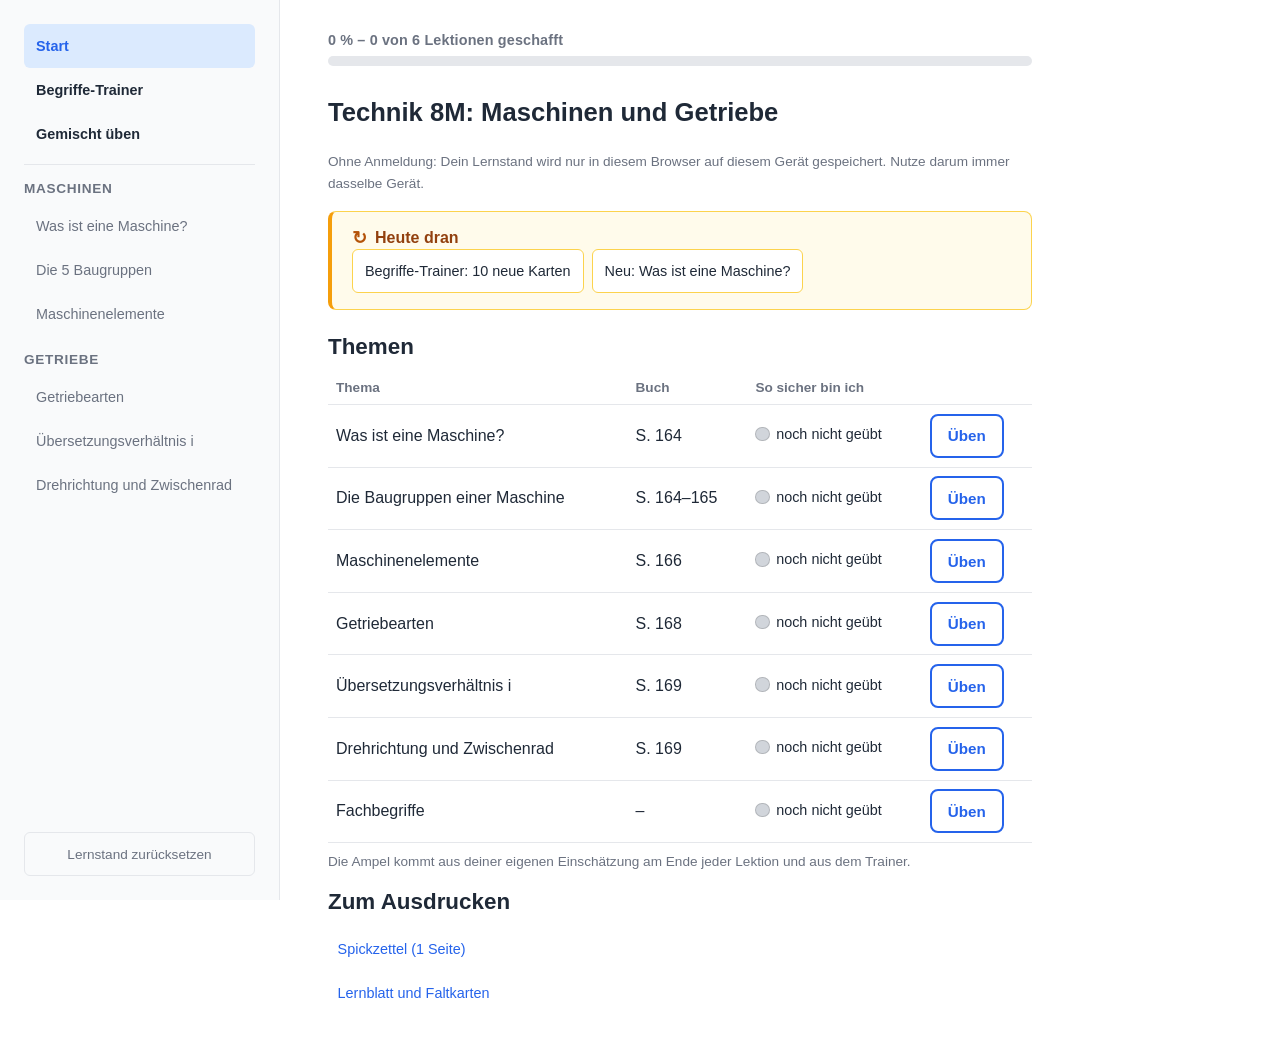
<file: index.html>
<!DOCTYPE html>
<html lang="de">
<head>
  <meta charset="UTF-8">
  <meta name="viewport" content="width=device-width, initial-scale=1.0">
  <title>Technik 8M: Maschinen und Getriebe</title>
  <link rel="stylesheet" href="css/style.css?v=5">
</head>
<body>
  <button class="menu-toggle" id="menu-toggle" aria-label="Menü">&#9776;</button>
  <aside id="sidebar">
    <div id="nav"></div>
    <button id="reset-progress">Lernstand zurücksetzen</button>
  </aside>
  <main id="content">
    <div id="progress-section">
      <div id="progress-label"></div>
      <div id="progress-bar-container"><div id="progress-bar"></div></div>
    </div>
    <div id="lesson-container"></div>
  </main>
  <script src="js/ka-daten.js?v=5"></script>
  <script src="js/progress.js?v=5"></script>
  <script src="js/exercises.js?v=5"></script>
  <script src="js/trainer.js?v=5"></script>
  <script src="js/renderer.js?v=5"></script>
  <script src="js/cards.js?v=5"></script>
  <script src="js/sims.js?v=5"></script>
  <script src="js/lessons-maschinen.js?v=5"></script>
  <script src="js/lessons-getriebe.js?v=5"></script>
  <script src="js/app.js?v=5"></script>
</body>
</html>
</file>
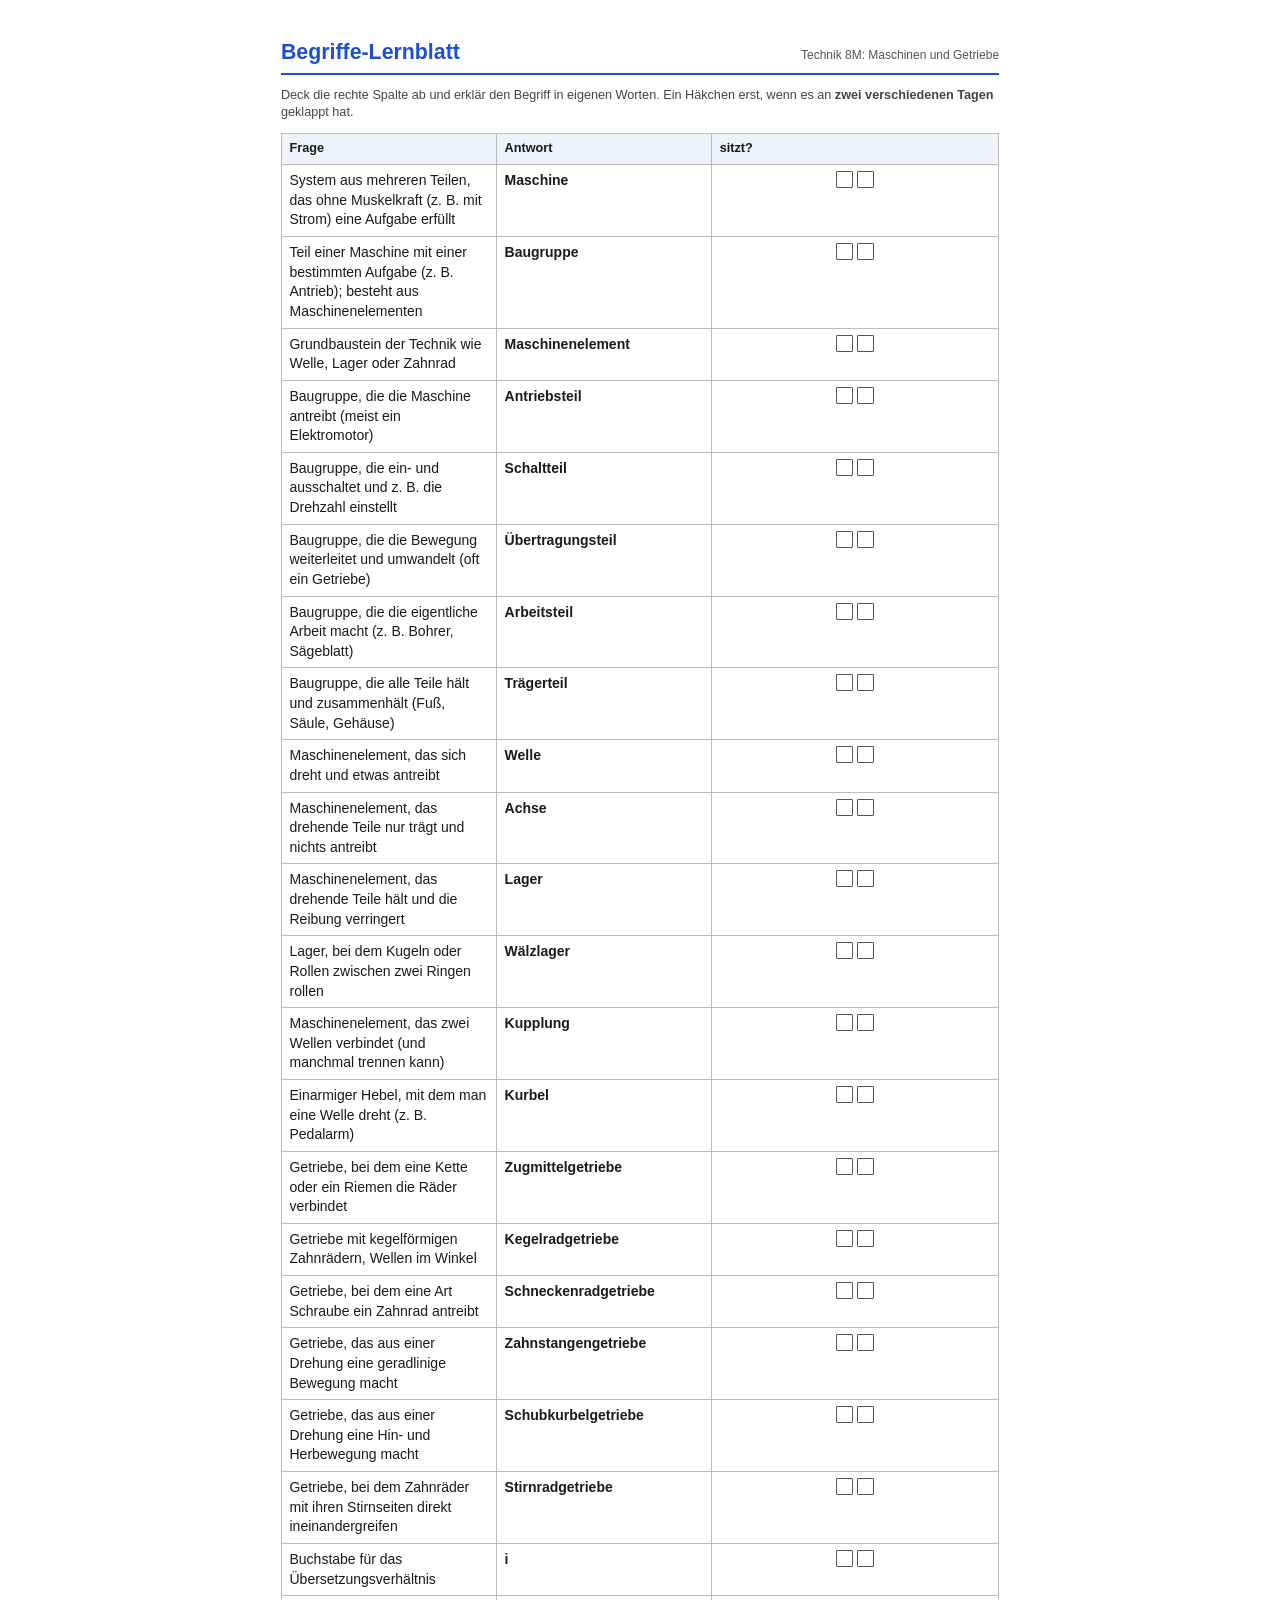
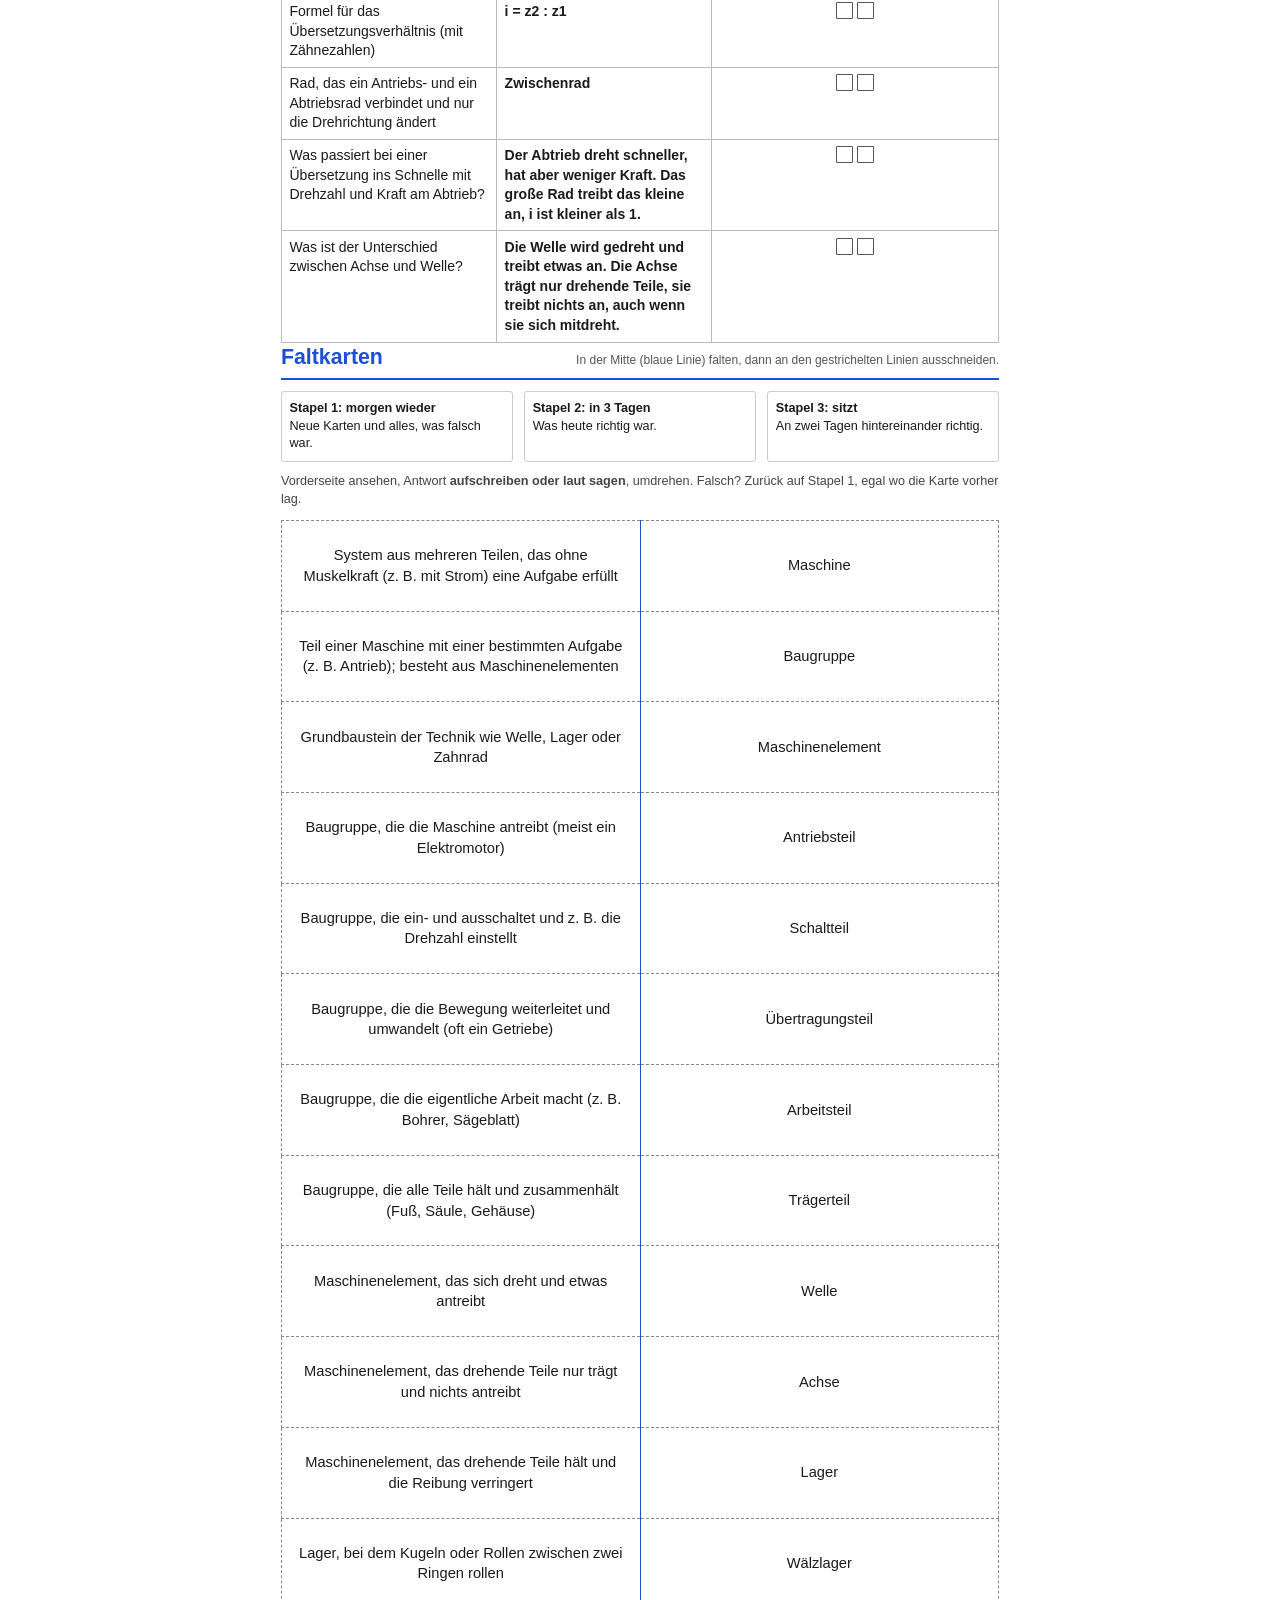
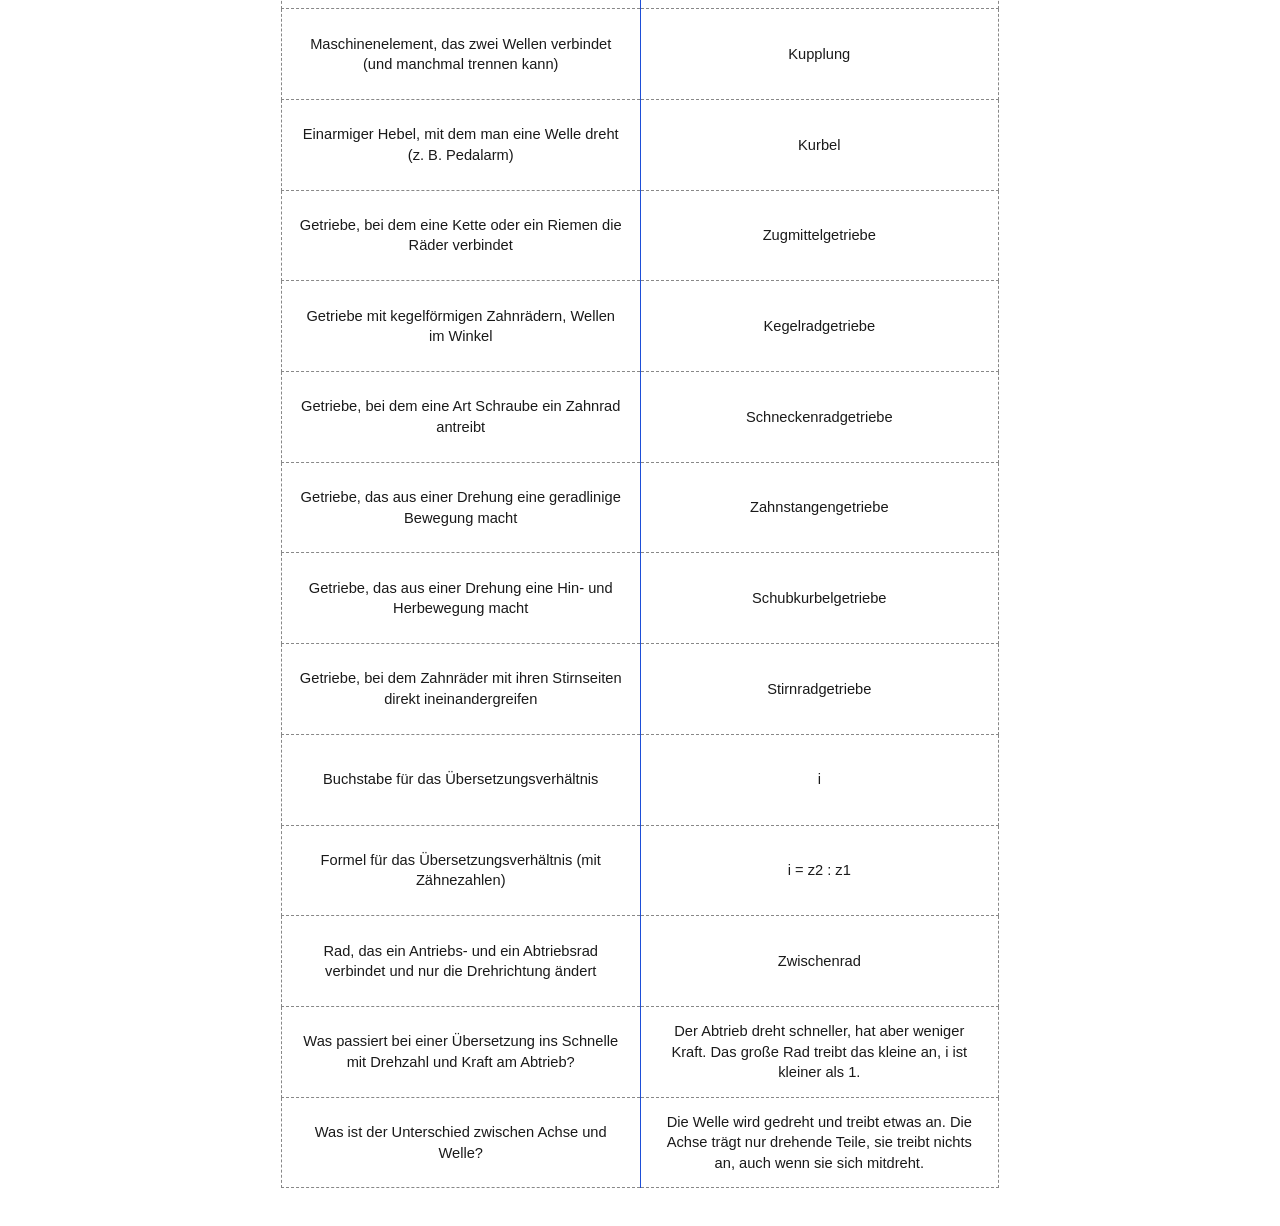
<file: pdf/karten.html>
<!DOCTYPE html>
<html lang="de">
<head>
<meta charset="UTF-8">
<meta name="viewport" content="width=device-width, initial-scale=1.0">
<title>Lernblatt und Faltkarten</title>
<link rel="stylesheet" href="druck.css">
<style>
  .lern td.v { font-weight: 600; width: 30%; }
  .lern td.d { width: 30%; }
  .lern td.b { font-size: 9pt; color: #444; }
  .lern td.c { width: 16mm; text-align: center; white-space: nowrap; }
  /* Faltkarten: links Vorderseite, rechts Rückseite. In der Mitte falten, dann ausschneiden. */
  .falt { width: 100%; border-collapse: collapse; }
  .falt td { width: 50%; height: 24mm; border: 0.8px dashed #888; text-align: center; vertical-align: middle; font-size: 11pt; padding: 2mm 4mm; }
  .falt td.hinten { border-left: 1.5px solid #1d4ed8; }
  .falt td small { display: block; font-size: 8.5pt; color: #555; margin-top: 1mm; }
  .stapel { display: flex; gap: 3mm; margin: 2mm 0 3mm; }
  .stapel div { flex: 1; border: 1px solid #ccc; border-radius: 3px; padding: 2mm; font-size: 9.5pt; }
</style>
</head>
<body>
<!-- Füllt sich selbst aus js/cards.js. Nichts von Hand eintragen. -->
<div class="kopf"><h1 id="titel">Lernblatt</h1><div class="meta" id="meta"></div></div>
<p class="intro" id="intro"></p>
<table class="lern"><thead id="lern-kopf"></thead><tbody id="lern"></tbody></table>

<div class="seitenumbruch"></div>
<div class="kopf"><h1>Faltkarten</h1><div class="meta">In der Mitte (blaue Linie) falten, dann an den gestrichelten Linien ausschneiden.</div></div>
<div class="stapel">
  <div><strong>Stapel 1: morgen wieder</strong><br>Neue Karten und alles, was falsch war.</div>
  <div><strong>Stapel 2: in 3 Tagen</strong><br>Was heute richtig war.</div>
  <div><strong>Stapel 3: sitzt</strong><br>An zwei Tagen hintereinander richtig.</div>
</div>
<p class="intro">Vorderseite ansehen, Antwort <strong>aufschreiben oder laut sagen</strong>, umdrehen. Falsch? Zurück auf Stapel 1, egal wo die Karte vorher lag.</p>
<table class="falt"><tbody id="falt"></tbody></table>

<script src="../js/ka-daten.js"></script>
<script src="../js/cards.js"></script>
<script>
  const sprache = !!CARDS.speak;
  document.getElementById('titel').textContent = sprache ? 'Vokabel-Lernblatt' : 'Begriffe-Lernblatt';
  document.getElementById('meta').textContent = KA.title;
  document.getElementById('intro').innerHTML = sprache
    ? 'Deck die rechte Spalte ab und schreib das englische Wort auf. Ein Häkchen erst, wenn es an <strong>zwei verschiedenen Tagen</strong> geklappt hat.'
    : 'Deck die rechte Spalte ab und erklär den Begriff in eigenen Worten. Ein Häkchen erst, wenn es an <strong>zwei verschiedenen Tagen</strong> geklappt hat.';
  document.getElementById('lern-kopf').innerHTML = '<tr><th>' + (sprache ? 'Deutsch' : 'Frage') + '</th><th>' + (sprache ? 'Englisch' : 'Antwort') + '</th>'
    + (sprache ? '<th>Beispiel</th>' : '') + '<th>sitzt?</th></tr>';
  document.getElementById('lern').innerHTML = CARDS.items.map(it =>
    '<tr><td class="d">' + it.front + '</td><td class="v">' + it.back + '</td>'
    + (sprache ? '<td class="b">' + (it.example || '') + '</td>' : '')
    + '<td class="c"><span class="kaestchen"></span> <span class="kaestchen"></span></td></tr>'
  ).join('');
  document.getElementById('falt').innerHTML = CARDS.items.map(it =>
    '<tr><td>' + it.front + '</td><td class="hinten">' + it.back + (it.example ? '<small>' + it.example + '</small>' : '') + '</td></tr>'
  ).join('');
</script>
</body>
</html>
</file>
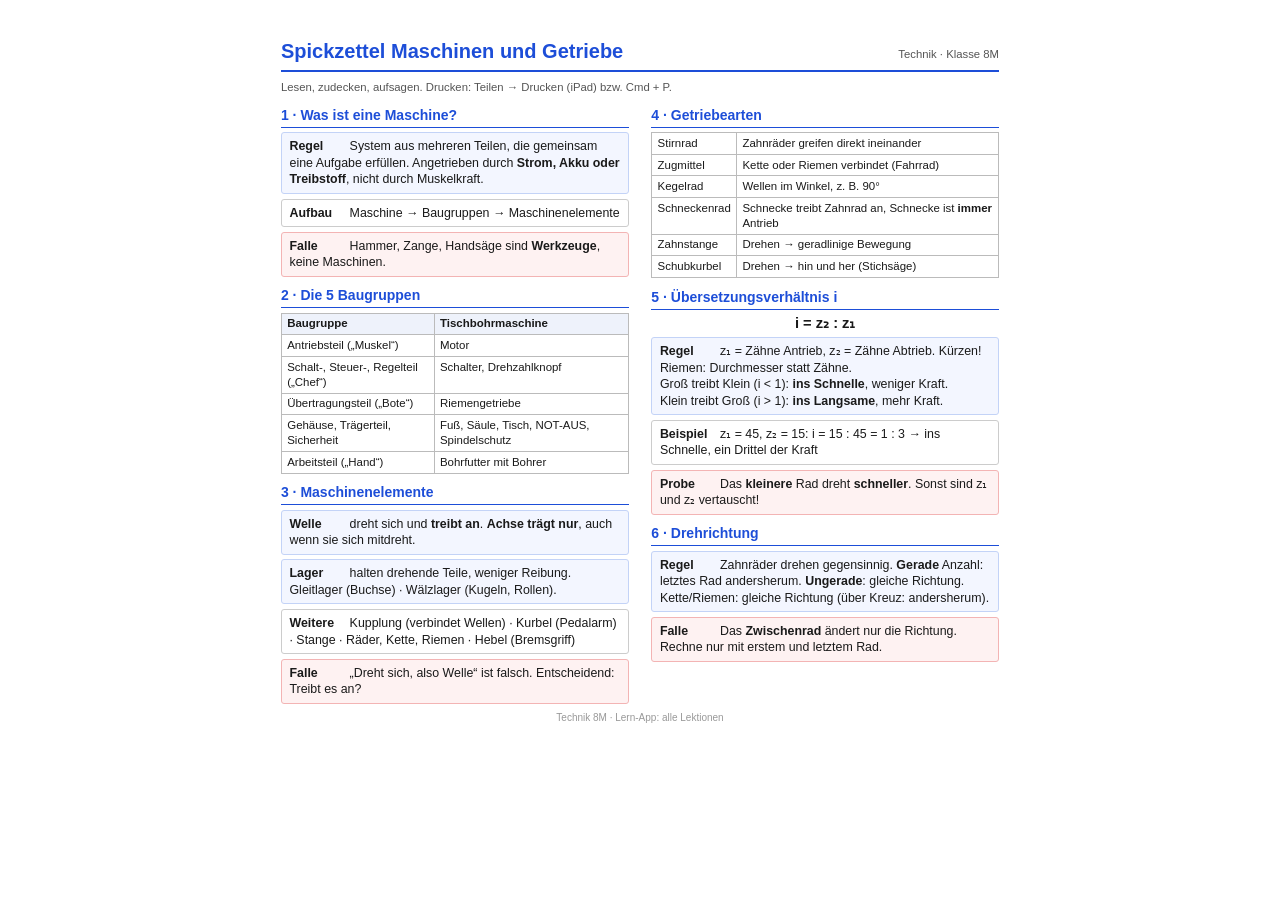
<file: pdf/spickzettel.html>
<!DOCTYPE html>
<html lang="de">
<head>
<meta charset="UTF-8">
<meta name="viewport" content="width=device-width, initial-scale=1.0">
<title>Spickzettel – Maschinen und Getriebe</title>
<style>
  /* Genau 1 Seite A4, zweispaltig. Prüfen: tools/druck_check.sh */
  @page { size: A4; margin: 9mm 10mm; }
  * { box-sizing: border-box; }
  body { font-family: "Helvetica Neue", Arial, sans-serif; color: #1a1a1a; font-size: 9.3pt; line-height: 1.33; margin: 0; }
  .kopf { display: flex; justify-content: space-between; align-items: baseline; border-bottom: 2.5px solid #1d4ed8; padding-bottom: 1.5mm; margin-bottom: 2mm; }
  .kopf h1 { font-size: 15pt; color: #1d4ed8; margin: 0; }
  .kopf .meta { font-size: 8.5pt; color: #555; text-align: right; }
  .intro { font-size: 8.5pt; color: #555; margin: 0 0 3mm; }
  .cols { column-count: 2; column-gap: 6mm; }
  .thema { break-inside: avoid; margin-bottom: 2.6mm; }
  h2 { font-size: 10.5pt; color: #1d4ed8; margin: 0 0 1.2mm; border-bottom: 1.2px solid #1d4ed8; padding-bottom: 0.6mm; }
  .box { border: 0.6px solid #ccc; border-radius: 3px; padding: 1.3mm 2mm; margin: 0 0 1.3mm; }
  .regel { background: #f3f6ff; border-color: #c3d3f7; }
  .beispiel { background: #fff; }
  .falle { background: #fef2f2; border-color: #f3b4b4; }
  .box b.lbl { display: inline-block; min-width: 15mm; }
  table { width: 100%; border-collapse: collapse; font-size: 8.6pt; }
  th, td { border: 0.5px solid #bbb; padding: 0.7mm 1.4mm; text-align: left; vertical-align: top; }
  th { background: #eef2fb; }
  .formel { text-align: center; font-weight: 700; font-size: 11pt; margin: 1mm 0; }
  .fuss { margin-top: 2mm; font-size: 7.5pt; color: #999; text-align: center; }
  @media screen { body { max-width: 210mm; margin: 0 auto; padding: 10mm; } }
</style>
</head>
<body>
<div class="kopf">
  <h1>Spickzettel Maschinen und Getriebe</h1>
  <div class="meta">Technik · Klasse 8M</div>
</div>
<p class="intro">Lesen, zudecken, aufsagen. Drucken: Teilen → Drucken (iPad) bzw. Cmd + P.</p>

<div class="cols">
  <div class="thema">
    <h2>1 · Was ist eine Maschine?</h2>
    <div class="box regel"><b class="lbl">Regel</b> System aus mehreren Teilen, die gemeinsam eine Aufgabe erfüllen. Angetrieben durch <strong>Strom, Akku oder Treibstoff</strong>, nicht durch Muskelkraft.</div>
    <div class="box beispiel"><b class="lbl">Aufbau</b> Maschine → Baugruppen → Maschinenelemente</div>
    <div class="box falle"><b class="lbl">Falle</b> Hammer, Zange, Handsäge sind <strong>Werkzeuge</strong>, keine Maschinen.</div>
  </div>
  <div class="thema">
    <h2>2 · Die 5 Baugruppen</h2>
    <table>
      <tr><th>Baugruppe</th><th>Tischbohrmaschine</th></tr>
      <tr><td>Antriebsteil („Muskel“)</td><td>Motor</td></tr>
      <tr><td>Schalt-, Steuer-, Regelteil („Chef“)</td><td>Schalter, Drehzahlknopf</td></tr>
      <tr><td>Übertragungsteil („Bote“)</td><td>Riemengetriebe</td></tr>
      <tr><td>Gehäuse, Trägerteil, Sicherheit</td><td>Fuß, Säule, Tisch, NOT-AUS, Spindelschutz</td></tr>
      <tr><td>Arbeitsteil („Hand“)</td><td>Bohrfutter mit Bohrer</td></tr>
    </table>
  </div>
  <div class="thema">
    <h2>3 · Maschinenelemente</h2>
    <div class="box regel"><b class="lbl">Welle</b> dreht sich und <strong>treibt an</strong>. <b>Achse</b> <strong>trägt nur</strong>, auch wenn sie sich mitdreht.</div>
    <div class="box regel"><b class="lbl">Lager</b> halten drehende Teile, weniger Reibung. Gleitlager (Buchse) · Wälzlager (Kugeln, Rollen).</div>
    <div class="box beispiel"><b class="lbl">Weitere</b> Kupplung (verbindet Wellen) · Kurbel (Pedalarm) · Stange · Räder, Kette, Riemen · Hebel (Bremsgriff)</div>
    <div class="box falle"><b class="lbl">Falle</b> „Dreht sich, also Welle“ ist falsch. Entscheidend: Treibt es an?</div>
  </div>
  <div class="thema">
    <h2>4 · Getriebearten</h2>
    <table>
      <tr><td>Stirnrad</td><td>Zahnräder greifen direkt ineinander</td></tr>
      <tr><td>Zugmittel</td><td>Kette oder Riemen verbindet (Fahrrad)</td></tr>
      <tr><td>Kegelrad</td><td>Wellen im Winkel, z. B. 90°</td></tr>
      <tr><td>Schneckenrad</td><td>Schnecke treibt Zahnrad an, Schnecke ist <strong>immer</strong> Antrieb</td></tr>
      <tr><td>Zahnstange</td><td>Drehen → geradlinige Bewegung</td></tr>
      <tr><td>Schubkurbel</td><td>Drehen → hin und her (Stichsäge)</td></tr>
    </table>
  </div>
  <div class="thema">
    <h2>5 · Übersetzungsverhältnis i</h2>
    <p class="formel">i = z₂ : z₁</p>
    <div class="box regel"><b class="lbl">Regel</b> z₁ = Zähne Antrieb, z₂ = Zähne Abtrieb. Kürzen! Riemen: Durchmesser statt Zähne.<br>
      Groß treibt Klein (i &lt; 1): <strong>ins Schnelle</strong>, weniger Kraft.<br>
      Klein treibt Groß (i &gt; 1): <strong>ins Langsame</strong>, mehr Kraft.</div>
    <div class="box beispiel"><b class="lbl">Beispiel</b> z₁ = 45, z₂ = 15: i = 15 : 45 = 1 : 3 → ins Schnelle, ein Drittel der Kraft</div>
    <div class="box falle"><b class="lbl">Probe</b> Das <strong>kleinere</strong> Rad dreht <strong>schneller</strong>. Sonst sind z₁ und z₂ vertauscht!</div>
  </div>
  <div class="thema">
    <h2>6 · Drehrichtung</h2>
    <div class="box regel"><b class="lbl">Regel</b> Zahnräder drehen gegensinnig. <strong>Gerade</strong> Anzahl: letztes Rad andersherum. <strong>Ungerade</strong>: gleiche Richtung. Kette/Riemen: gleiche Richtung (über Kreuz: andersherum).</div>
    <div class="box falle"><b class="lbl">Falle</b> Das <strong>Zwischenrad</strong> ändert nur die Richtung. Rechne nur mit erstem und letztem Rad.</div>
  </div>
</div>
<p class="fuss">Technik 8M · Lern-App: alle Lektionen</p>
</body>
</html>
</file>
<file: css/style.css>
/* === CSS-Variablen === */
:root {
  --accent: #2563EB;
  --accent-light: #DBEAFE;
  --success: #16A34A;
  --error: #DC2626;
  --text: #1F2937;
  --text-light: #6B7280;
  --bg: #FFFFFF;
  --sidebar-bg: #F9FAFB;
  --border: #E5E7EB;
  --sidebar-width: 280px;
  --signal-high: #16A34A;
  --signal-low: #9CA3AF;
  --signal-carry: #F59E0B;
  --signal-active: #2563EB;
  --tap-min: 44px; /* Mindesthöhe für alles, was man antippt (iPad) */
}

/* === Reset === */
*,
*::before,
*::after {
  box-sizing: border-box;
  margin: 0;
  padding: 0;
}

/* === Body: CSS Grid Layout === */
body {
  display: grid;
  grid-template-columns: var(--sidebar-width) 1fr;
  min-height: 100vh;
  font-family: -apple-system, BlinkMacSystemFont, "Segoe UI", Roboto,
    "Helvetica Neue", Arial, sans-serif;
  color: var(--text);
  background: var(--bg);
}

/* === Sidebar === */
#sidebar {
  display: flex;
  flex-direction: column;
  background: var(--sidebar-bg);
  border-right: 1px solid var(--border);
  padding: 1.5rem;
  position: sticky;
  top: 0;
  height: 100vh;
  overflow-y: auto;
}

#sidebar h2 {
  font-size: 1.1rem;
  color: var(--accent);
  margin-bottom: 1.25rem;
  letter-spacing: 0.02em;
}

#sidebar h3 {
  font-size: 0.85rem;
  color: var(--text-light);
  text-transform: uppercase;
  letter-spacing: 0.05em;
  margin-bottom: 0.5rem;
  margin-top: 1rem;
}

#sidebar ul {
  list-style: none;
}

#sidebar li {
  padding: 0.5rem 0.75rem;
  border-radius: 6px;
  cursor: pointer;
  font-size: 0.9rem;
  color: var(--text);
  transition: background 0.15s ease;
}

#sidebar li:hover {
  background: var(--accent-light);
}

#sidebar li.active {
  background: var(--accent-light);
  color: var(--accent);
  font-weight: 600;
}

#sidebar li.completed {
  color: var(--success);
}

#sidebar li.in-progress {
  color: var(--text);
}

#sidebar li.not-started {
  color: var(--text-light);
}

/* Reset-Button: wird durch flex + margin-top:auto nach unten gedrückt */
#reset-progress {
  margin-top: auto;
  padding: 0.6rem 1rem;
  background: none;
  border: 1px solid var(--border);
  border-radius: 6px;
  color: var(--text-light);
  font-size: 0.85rem;
  cursor: pointer;
  transition: background 0.15s ease, color 0.15s ease;
}

#reset-progress:hover {
  background: var(--error);
  color: #fff;
  border-color: var(--error);
}

/* === Hauptinhalt === */
#content {
  padding: 2rem 3rem;
  max-width: 800px;
  min-width: 0; /* Grid-Spalte darf schmaler werden als ihr Inhalt (Handy) */
}

/* === Fortschrittsbalken === */
#progress-section {
  margin-bottom: 2rem;
}

#progress-label {
  font-size: 0.9rem;
  font-weight: 600;
  color: var(--text-light);
  margin-bottom: 0.5rem;
  letter-spacing: 0.01em;
}

#progress-bar-container {
  height: 10px;
  background: #E5E7EB;
  border-radius: 5px;
  overflow: hidden;
}

#progress-bar {
  height: 100%;
  background: var(--accent);
  border-radius: 5px;
  width: 0%;
  transition: width 0.4s ease;
}

/* === Spaced Repetition: "Heute faellig"-Sektion === */
#review-due {
  margin-bottom: 2rem;
}

.review-due-card {
  border: 1px solid #FCD34D;
  background: #FFFBEB;
  border-left: 4px solid #F59E0B;
  border-radius: 8px;
  padding: 1rem 1.25rem;
}

.review-due-head {
  font-size: 1rem;
  font-weight: 700;
  color: #92400E;
  display: flex;
  align-items: center;
  gap: 0.5rem;
}

.review-due-icon {
  display: inline-block;
  font-size: 1.1rem;
  color: #B45309;
}

.review-due-hint {
  font-size: 0.85rem;
  color: var(--text-light);
  margin: 0.4rem 0 0.8rem;
}

.review-due-list {
  display: flex;
  flex-wrap: wrap;
  gap: 0.5rem;
}

.review-due-btn {
  background: var(--bg);
  border: 1px solid #FCD34D;
  border-radius: 6px;
  padding: 0.5rem 0.75rem;
  font-size: 0.9rem;
  color: var(--text);
  cursor: pointer;
  text-align: left;
  transition: background 0.15s ease, border-color 0.15s ease;
  /* Touch-freundliche Mindesthoehe */
  min-height: 44px;
}

.review-due-btn:hover {
  background: #FEF3C7;
  border-color: #F59E0B;
}

/* Sidebar-Badge an faelliger Lektion */
.review-badge {
  margin-left: 0.4rem;
  font-size: 0.85rem;
  color: #B45309;
  font-weight: 700;
}

/* === Selbst-Check nach Lektionsabschluss (Assessment-Prompt) === */
.self-check {
  margin-top: 2rem;
  padding: 1.25rem;
  border: 1px solid var(--border);
  border-left: 4px solid var(--accent);
  border-radius: 8px;
  background: var(--accent-light);
}

.self-check-head {
  font-size: 1.05rem;
  font-weight: 700;
  color: var(--text);
}

.self-check-hint {
  font-size: 0.85rem;
  color: var(--text-light);
  margin: 0.4rem 0 1rem;
}

.self-check-btns {
  display: flex;
  flex-wrap: wrap;
  gap: 0.6rem;
}

.self-check-btn {
  flex: 1 1 140px;
  display: flex;
  flex-direction: column;
  align-items: center;
  gap: 0.15rem;
  padding: 0.7rem 0.5rem;
  border: 2px solid var(--border);
  border-radius: 8px;
  background: var(--bg);
  cursor: pointer;
  transition: border-color 0.15s ease, background 0.15s ease, transform 0.05s ease;
  /* Touch-freundlich */
  min-height: 56px;
}

.self-check-btn:hover { transform: translateY(-1px); }
.self-check-btn:active { transform: translateY(0); }

.sc-label { font-weight: 700; font-size: 0.95rem; color: var(--text); }
.sc-sub { font-size: 0.75rem; color: var(--text-light); }

.self-check-low:hover { border-color: #DC2626; background: #FEF2F2; }
.self-check-medium:hover { border-color: #F59E0B; background: #FFFBEB; }
.self-check-high:hover { border-color: var(--success); background: #F0FDF4; }

.self-check-done {
  font-size: 0.95rem;
  font-weight: 600;
  color: var(--success);
}

/* === Übungs-Header (Übung X von Y) === */
.exercise-header {
  font-size: 0.9rem;
  font-weight: 600;
  color: var(--text-light);
  margin-top: 2rem;
  margin-bottom: 0.75rem;
  padding-bottom: 0.5rem;
  border-bottom: 1px solid var(--border);
  letter-spacing: 0.02em;
  transition: color 0.3s ease;
}

.exercise-header:first-of-type {
  margin-top: 0.5rem;
}

.exercise-header.completed {
  color: var(--success);
}

.exercise-header.completed::after {
  content: ' ✓';
  font-weight: 700;
}

/* === Typografie === */
h1 {
  font-size: 1.8rem;
  margin-bottom: 1rem;
  color: var(--text);
}

h2 {
  font-size: 1.4rem;
  margin-bottom: 0.75rem;
  color: var(--text);
}

h3 {
  font-size: 1.1rem;
  margin-bottom: 0.5rem;
  color: var(--text);
}

p {
  line-height: 1.6;
  margin-bottom: 1rem;
  color: var(--text);
}

/* === Phase Tabs === */
.phase-tabs {
  display: flex;
  gap: 0;
  border-bottom: 2px solid var(--border);
  margin-bottom: 1.5rem;
}

.phase-tab {
  padding: 0.75rem 1.5rem;
  border: none;
  background: none;
  cursor: pointer;
  font-size: 0.95rem;
  color: var(--text-light);
  border-bottom: 2px solid transparent;
  margin-bottom: -2px;
  transition: all 0.2s;
}

.phase-tab:hover {
  color: var(--text);
}

.phase-tab.active {
  color: var(--accent);
  border-bottom-color: var(--accent);
  font-weight: 600;
}

/* === Phasen === */
.phase {
  display: none;
  animation: fadeIn 0.3s ease;
}

.phase.active {
  display: block;
}

@keyframes fadeIn {
  from { opacity: 0; transform: translateY(5px); }
  to { opacity: 1; transform: translateY(0); }
}

/* === Beispiel-Schritte === */
.example-step {
  background: var(--sidebar-bg);
  border: 1px solid var(--border);
  border-radius: 8px;
  margin-bottom: 0.75rem;
  overflow: hidden;
}

.example-step summary {
  padding: 0.75rem 1rem;
  cursor: pointer;
  font-weight: 600;
  color: var(--text);
  list-style: none;
}

.example-step summary::before {
  content: '▶ ';
  font-size: 0.7rem;
  margin-right: 0.5rem;
  transition: transform 0.2s;
  display: inline-block;
}

.example-step[open] summary::before {
  transform: rotate(90deg);
}

.step-content {
  padding: 0.75rem 1rem;
  border-top: 1px solid var(--border);
}

/* === Lektion Titel === */
#lesson-container h1 {
  margin-bottom: 1.5rem;
  font-size: 1.6rem;
}

/* === Uebungen allgemein === */
.exercise-question {
  font-weight: 600;
  margin-bottom: 1rem;
  font-size: 1.05rem;
}

.exercise-feedback {
  margin-top: 1rem;
  padding: 0.75rem 1rem;
  border-radius: 8px;
  font-size: 0.9rem;
}

.exercise-feedback.correct {
  background: #DCFCE7;
  color: #166534;
  border: 1px solid #BBF7D0;
}

.exercise-feedback.incorrect {
  background: #FEF2F2;
  color: #991B1B;
  border: 1px solid #FECACA;
}

/* === Multiple Choice === */
.mc-options {
  display: flex;
  flex-direction: column;
  gap: 0.5rem;
}

.mc-option {
  padding: 0.75rem 1rem;
  border: 2px solid var(--border);
  border-radius: 8px;
  background: white;
  cursor: pointer;
  text-align: left;
  font-size: 0.95rem;
  transition: all 0.2s;
}

.mc-option:hover:not(:disabled) {
  border-color: var(--accent);
  background: var(--accent-light);
}

.mc-option.correct {
  border-color: var(--success);
  background: #DCFCE7;
  color: #166534;
}

.mc-option.incorrect {
  border-color: var(--error);
  background: #FEF2F2;
  color: #991B1B;
}

.mc-option:disabled {
  cursor: not-allowed;
  opacity: 0.7;
}

.exercise-check-btn {
  margin-top: 1rem;
  padding: 0.6rem 1.5rem;
  background: var(--accent);
  color: white;
  border: none;
  border-radius: 6px;
  cursor: pointer;
  font-size: 0.95rem;
  transition: background 0.2s;
}

.exercise-check-btn:hover {
  background: #1D4ED8;
}

.exercise-check-btn:disabled {
  background: var(--text-light);
  cursor: not-allowed;
}

/* === Zuordnung === */
.matching-area {
  display: grid;
  grid-template-columns: 1fr 1fr;
  gap: 2rem;
  margin: 1rem 0;
}

.match-item {
  padding: 0.75rem 1rem;
  border: 2px solid var(--border);
  border-radius: 8px;
  cursor: pointer;
  text-align: center;
  margin-bottom: 0.5rem;
  transition: all 0.2s;
  user-select: none;
}

.match-item:hover {
  border-color: var(--accent);
}

.match-item.selected {
  border-color: var(--accent);
  background: var(--accent-light);
  box-shadow: 0 0 0 2px var(--accent-light);
}

.match-item.matched {
  opacity: 0.9;
  color: white;
  font-weight: 600;
}

/* === Responsive: Tablet (< 1024px) === */
@media (max-width: 1024px) {
  body {
    grid-template-columns: 1fr;
  }

  #sidebar {
    position: fixed;
    /* Feste Breite noetig, weil die Grid-Spalte hier wegfaellt. Verstecken per
       transform: translateX(-100%) verdeckt IMMER exakt die eigene Breite -
       robuster als ein fester left-Wert (sonst lugt die Sidebar ueber den Inhalt). */
    width: var(--sidebar-width);
    left: 0;
    top: 0;
    z-index: 100;
    transform: translateX(-100%);
    transition: transform 0.3s;
    box-shadow: none;
  }

  #sidebar.open {
    transform: translateX(0);
    box-shadow: 2px 0 10px rgba(0,0,0,0.1);
  }

  #content {
    padding: 1rem 1.5rem;
  }

  /* Fortschritts-Label nicht unter den fixen Hamburger schieben */
  #progress-label {
    padding-left: 52px;
    min-height: 32px;
  }

  /* Hamburger Button */
  .menu-toggle {
    display: block;
  }
}

@media (min-width: 1025px) {
  .menu-toggle {
    display: none;
  }
}

.menu-toggle {
  position: fixed;
  top: 1rem;
  left: 1rem;
  z-index: 101;
  background: var(--accent);
  color: white;
  border: none;
  border-radius: 6px;
  width: 44px;
  height: 44px;
  font-size: 1.2rem;
  cursor: pointer;
  /* display wird allein ueber die Media-Queries gesteuert (<=1024 block, >=1025 none).
     Kein display hier, sonst ueberschreibt diese spaeter stehende Regel die Query. */
}

.tip-box {
  background: #EFF6FF;
  border-left: 4px solid var(--accent);
  border-radius: 0 8px 8px 0;
  padding: 1rem 1.25rem;
  margin: 1.25rem 0;
}

.tip-box strong {
  color: var(--accent);
}

.warning-box {
  background: #FEF3C7;
  border-left: 4px solid #F59E0B;
  border-radius: 0 8px 8px 0;
  padding: 1rem 1.25rem;
  margin: 1.25rem 0;
}

.warning-box strong {
  color: #92400E;
}

.analogy-box {
  background: linear-gradient(135deg, #F0FDF4, #DCFCE7);
  border: 1px solid #BBF7D0;
  border-radius: 12px;
  padding: 1.25rem 1.5rem;
  margin: 1.25rem 0;
}

.analogy-box::before {
  content: '💡';
  font-size: 1.3rem;
  margin-right: 0.5rem;
}

/* === Ordering Exercise (Reihenfolge sortieren) === */
.exercise-ordering .ordering-list {
  list-style: none;
  padding: 0;
  margin: 1rem 0;
  counter-reset: ordering-counter;
}

.exercise-ordering .ordering-item {
  counter-increment: ordering-counter;
  display: flex;
  align-items: center;
  justify-content: space-between;
  padding: 0.75rem 1rem;
  border: 2px solid var(--border);
  border-radius: 8px;
  margin-bottom: 0.5rem;
  background: white;
  gap: 1rem;
  transition: border-color 0.15s, background 0.15s;
}

.exercise-ordering .ordering-item::before {
  content: counter(ordering-counter) ".";
  font-weight: 600;
  color: var(--text-light);
  min-width: 1.5rem;
  flex-shrink: 0;
}

.exercise-ordering .ordering-item:hover {
  border-color: var(--accent);
  background: var(--accent-light);
}

.exercise-ordering .ordering-text {
  flex: 1;
  font-size: 0.95rem;
  line-height: 1.4;
}

.exercise-ordering .ordering-buttons {
  display: flex;
  gap: 0.25rem;
  flex-shrink: 0;
}

.exercise-ordering .ordering-btn {
  width: 44px;
  height: 44px;
  border: 1px solid var(--border);
  border-radius: 6px;
  background: var(--sidebar-bg);
  cursor: pointer;
  font-size: 1.2rem;
  font-weight: bold;
  color: var(--text);
  transition: all 0.15s;
  display: inline-flex;
  align-items: center;
  justify-content: center;
}

.exercise-ordering .ordering-btn:hover:not(:disabled) {
  background: var(--accent);
  border-color: var(--accent);
  color: white;
}

.exercise-ordering .ordering-btn:disabled {
  opacity: 0.3;
  cursor: not-allowed;
}

/* Print-Stylesheet (für späteren AB-Export) */
@media print {
  .phase-tabs,
#sidebar,
#progress-section,
.menu-toggle {
    display: none !important;
  }
  .phase {
    display: block !important;
    page-break-before: always;
  }
  
}

/* =====================================================================
   Ergänzungen für Übungstypen und Boxen
   ===================================================================== */

/* why-context (amber) -- Motivation/Praxisbezug */
.why-context {
  background: #FFF1F2;
  border-left: 4px solid #FECDD3;
  padding: 0.85rem 1rem;
  border-radius: 8px;
  margin: 1rem 0;
}

/* Intro-Text ueber den Uebungen */
.exercises-intro {
  background: var(--accent-light);
  border-radius: 8px;
  padding: 0.85rem 1rem;
  margin-bottom: 1.25rem;
  font-size: 0.95rem;
}

/* neutrales Feedback (z.B. Loesung gezeigt) */
.exercise-feedback.neutral {
  background: #F3F4F6;
  color: #374151;
  border: 1px solid #E5E7EB;
}

/* "Loesung zeigen"-Button: dezent,
sekundaer */
.exercise-solve-btn {
  margin-top: 1rem;
  margin-left: 0.5rem;
  padding: 0.6rem 1.2rem;
  background: #fff;
  color: var(--accent);
  border: 1px solid var(--accent);
  border-radius: 6px;
  cursor: pointer;
  font-size: 0.95rem;
}
.exercise-solve-btn:hover { background: var(--accent-light); }

/* ---------------- Fill-in-blank (Lueckentext) ---------------- */
.exercise-fill .fill-text {
  font-size: 1.05rem;
  line-height: 2.4;
}
.fill-input {
  display: inline-block;
  min-width: 90px;
  padding: 0.3rem 0.5rem;
  margin: 0 2px;
  border: 2px solid var(--border);
  border-radius: 6px;
  font-size: 1rem;
  font-family: inherit;
  background: #fff;
}
.fill-input:focus { outline: none; border-color: var(--accent); }
.fill-input.correct { border-color: var(--success); background: #DCFCE7; }
.fill-input.incorrect { border-color: var(--error); background: #FEF2F2; }
.fill-input.revealed { border-color: #F59E0B; background: #FFFBEB; }
.fill-btn-row { display: flex; flex-wrap: wrap; gap: 0; align-items: center; }
.vocab-card {
  background: var(--sidebar-bg);
  border: 1px solid var(--border);
  border-radius: 12px;
  padding: 1.5rem;
  text-align: center;
}
.vocab-prompt {
  font-size: 1.5rem;
  font-weight: 600;
  color: var(--text);
  margin-bottom: 0.5rem;
}
.vocab-hint {
  font-size: 0.9rem;
  color: var(--text-light);
  margin-bottom: 1rem;
}
.vocab-input {
  width: 100%;
  max-width: 320px;
  padding: 0.7rem 0.9rem;
  font-size: 1.1rem;
  text-align: center;
  border: 2px solid var(--border);
  border-radius: 8px;
  font-family: inherit;
  margin: 0.5rem 0 1rem;
}
.vocab-input:focus { outline: none; border-color: var(--accent); }
.vocab-input.correct { border-color: var(--success); background: #DCFCE7; }
.vocab-input.incorrect { border-color: var(--error); background: #FEF2F2; }
.vocab-card .exercise-check-btn { margin-top: 0.25rem; min-height: 44px; }
.vocab-next { background: var(--success); }
.vocab-next:hover { background: #15803D; }
.vocab-done { font-size: 1.05rem; line-height: 1.6; }

/* ---------------- Listening ---------------- */
.listening-controls { display: flex; gap: 0.75rem; flex-wrap: wrap; margin: 0.5rem 0 1rem; }
.listening-play-btn,
.listening-slow-btn {
  padding: 0.7rem 1.4rem;
  min-height: 44px;
  border: none;
  border-radius: 8px;
  font-size: 1rem;
  cursor: pointer;
}
.listening-play-btn { background: var(--accent); color: #fff; }
.listening-play-btn:hover { background: #1D4ED8; }
.listening-slow-btn { background: var(--accent-light); color: var(--accent); }
.listening-slow-btn:hover { background: #BFDBFE; }
.listening-question { margin-top: 0.5rem; }
.listening-transcript {
  margin-top: 1rem;
  background: var(--sidebar-bg);
  border: 1px solid var(--border);
  border-radius: 8px;
  padding: 0.5rem 1rem;
}
.listening-transcript summary { cursor: pointer; color: var(--text-light); font-size: 0.9rem; }
.listening-transcript-text { margin-top: 0.5rem; font-style: italic; line-height: 1.6; }

/* ---------------- Free-text (Schreibaufgabe) ---------------- */
.freetext-area {
  width: 100%;
  padding: 0.8rem;
  border: 2px solid var(--border);
  border-radius: 8px;
  font-size: 1rem;
  font-family: inherit;
  line-height: 1.6;
  resize: vertical;
  margin-top: 0.5rem;
}
.freetext-area:focus { outline: none; border-color: var(--accent); }
.freetext-counter { font-size: 0.8rem; color: var(--text-light); margin: 0.3rem 0 0.5rem; }
.freetext-model {
  margin-top: 1rem;
  background: #F0FDF4;
  border: 1px solid #BBF7D0;
  border-radius: 8px;
  padding: 1rem;
}
.freetext-model-head { font-weight: 600; margin-bottom: 0.5rem; }
.freetext-model-text { line-height: 1.7; }
.freetext-model-hint { margin-top: 0.75rem; font-size: 0.88rem; color: var(--text-light); }
.freetext-selfcheck { margin-top: 1rem; }
.freetext-sc-head { font-weight: 600; margin-bottom: 0.5rem; }
.freetext-sc-btns { display: flex; gap: 0.6rem; flex-wrap: wrap; }
.freetext-sc-btn {
  padding: 0.6rem 1rem;
  min-height: 44px;
  border: 1px solid var(--border);
  border-radius: 8px;
  background: #fff;
  cursor: pointer;
  font-size: 0.95rem;
}
.freetext-sc-btn:hover { background: var(--sidebar-bg); }

/* PDF-Lernpaket-Links in der Sidebar */
#pdf-paket { margin-top: 1.5rem; padding-top: 1rem; border-top: 1px solid var(--border); }
#pdf-paket h3 { font-size: 0.95rem; color: var(--text); margin-bottom: 0.5rem; }
.pdf-links { list-style: none; padding: 0; margin: 0; }
.pdf-links li { margin: 0; }
.pdf-links a {
  display: block;
  padding: 0.55rem 0.6rem;
  color: var(--accent);
  text-decoration: none;
  font-size: 0.9rem;
  border-radius: 6px;
  min-height: 40px;
}
.pdf-links a:hover { background: var(--accent-light); }

/* =====================================================================
   KA-Vorlage (Lernpaket-Audit 11/2026)
   ===================================================================== */

/* Alles, was man antippt, mindestens 44 px hoch */
.mc-option, .match-item, .phase-tab, .exercise-check-btn, .exercise-solve-btn,
.fill-input, .vocab-input, #sidebar li, .ordering-btn, .self-check-btn,
.review-due-btn, .freetext-sc-btn, .listening-play-btn, .listening-slow-btn,
.topic-go, .trainer-speak, #reset-progress, .menu-toggle, summary, .pdf-links a {
  min-height: var(--tap-min);
}
.ordering-btn, .menu-toggle { min-width: var(--tap-min); }
summary { display: flex; align-items: center; }

/* Seitenleiste: Startseite + Trainer oben */
#nav h3 { margin-top: 1rem; }
.nav-top { border-bottom: 1px solid var(--border); padding-bottom: 0.5rem; margin-bottom: 0.25rem; }
.nav-top li { font-weight: 600; }
#sidebar li { display: flex; align-items: center; }

/* Startseite */
.start-date { font-size: 1.05rem; margin: 0.25rem 0 1.25rem; line-height: 1.6; }
.start-left { color: var(--accent); font-weight: 700; }
.start-small { font-size: 0.85rem; color: var(--text-light); margin: 0.5rem 0 1rem; }
#lesson-container > .review-due-card { margin-bottom: 1.5rem; }
.start-pending { border: 2px solid var(--accent); border-radius: 10px; padding: 0.75rem 1rem; margin-bottom: 1rem; }
.start-pending .self-check { margin-top: 0.5rem; border: none; padding: 0; background: none; }

.topic-table { width: 100%; border-collapse: collapse; margin: 0.5rem 0; }
.topic-table th, .topic-table td { text-align: left; padding: 0.55rem 0.5rem; border-bottom: 1px solid var(--border); vertical-align: middle; }
.topic-table th { font-size: 0.85rem; color: var(--text-light); font-weight: 600; }
.topic-go {
  padding: 0.4rem 1rem; border: 2px solid var(--accent); background: white; color: var(--accent);
  border-radius: 8px; font-weight: 600; cursor: pointer; font-size: 0.95rem;
}
.topic-go:hover { background: var(--accent-light); }

/* Ampel: Farbe UND Text, damit es auch ohne Farbsehen klar ist */
.ampel { display: inline-flex; align-items: center; gap: 0.4rem; font-size: 0.9rem; white-space: nowrap; }
.ampel-dot { width: 0.9rem; height: 0.9rem; border-radius: 50%; flex: none; border: 1px solid rgba(0,0,0,0.15); }
.ampel-none .ampel-dot { background: #D1D5DB; }
.ampel-low .ampel-dot { background: var(--error); }
.ampel-medium .ampel-dot { background: #F59E0B; }
.ampel-high .ampel-dot { background: var(--success); }
.ampel-partial .ampel-dot { background: linear-gradient(90deg, #F59E0B 50%, #D1D5DB 50%); }
.pdf-links a { display: flex; align-items: center; }
/* 6: Menü-Knopf (fixed, oben links) überdeckt sonst den ersten Eintrag der Seitenleiste */
@media (max-width: 1024px) { #sidebar { padding-top: 4.5rem; } }

/* Gemischt üben */
.mixed-go { margin: 0.25rem 0 1.25rem; }

/* Trainer */
.trainer-stats { display: flex; flex-wrap: wrap; gap: 0.5rem 1rem; font-size: 0.9rem; color: var(--text-light); margin: 0.25rem 0 1rem; }
.trainer-intro p { margin-bottom: 0.75rem; }
.trainer-small { font-size: 0.85rem; color: var(--text-light); }
.trainer-done-text { font-size: 1.1rem; color: var(--success); font-weight: 600; }
.vocab-progress { font-size: 0.85rem; color: var(--text-light); margin-bottom: 0.5rem; }
.trainer-back { font-size: 1.15rem; font-weight: 600; margin: 0.75rem 0; padding: 0.75rem 1rem; background: var(--accent-light); border-radius: 8px; }
.trainer-example { font-style: italic; color: var(--text-light); margin: 0.5rem 0; }
.trainer-speak {
  display: inline-flex; align-items: center; padding: 0.4rem 0.9rem; margin: 0.25rem 0.5rem 0.5rem 0;
  border: 1px solid var(--border); background: white; border-radius: 8px; cursor: pointer; font-size: 0.95rem;
}
.vocab-card .exercise-check-btn { margin-right: 0.5rem; }

/* Zahl tippen */
.number-row { display: flex; align-items: center; gap: 0.5rem; margin: 0.5rem 0; }
.number-input { width: 9rem; font-size: 1.05rem; }
.number-unit { font-weight: 600; }
.number-solution { margin: 0.5rem 0; padding: 0.5rem 0.75rem; background: white; border-radius: 6px; line-height: 1.7; }

@media (max-width: 600px) {
  #content { padding: 1rem; }
  .topic-table th:nth-child(2), .topic-table td:nth-child(2) { display: none; }
  .topic-table th, .topic-table td { padding: 0.5rem 0.3rem; }
  .ampel { white-space: normal; }
}

/* Wort- und Info-Tabellen in Erklärungen */
.info-table { width: 100%; border-collapse: collapse; margin: 0.75rem 0; font-size: 0.95rem; }
.info-table th, .info-table td { border: 1px solid var(--border); padding: 0.55rem 0.7rem; text-align: left; vertical-align: top; line-height: 1.4; }
.info-table th { background: var(--accent-light); }
.info-table tr:nth-child(even) td { background: #F9FAFB; }
.info-table td:first-child { font-weight: 600; width: 40%; overflow-wrap: anywhere; }
.sim { border: 2px solid var(--accent-light); background: #FAFCFF; border-radius: 12px; padding: 1rem; margin: 1.25rem 0; }
.sim-title { font-weight: 700; color: var(--accent); margin-bottom: 0.6rem; }
.sim-small { font-weight: 400; font-size: 0.8rem; color: var(--text-light); }
.sim-row { display: block; margin: 0.4rem 0; }
.sim-label { display: block; font-size: 0.95rem; }
.sim input[type="range"] { width: 100%; min-height: var(--tap-min); accent-color: var(--accent); }
.sim-toggle { display: flex; flex-wrap: wrap; gap: 0.4rem; margin: 0.4rem 0; }
.sim-btn { min-height: var(--tap-min); padding: 0.4rem 0.9rem; border: 2px solid var(--border); background: white; border-radius: 8px; cursor: pointer; font-size: 0.9rem; }
.sim-btn.on { border-color: var(--accent); background: var(--accent-light); font-weight: 600; }
.sim-svg { width: 100%; height: auto; display: block; margin: 0.5rem 0; background: white; border-radius: 8px; }
.sim-skala { max-width: 340px; }
.sim-mini { max-width: 260px; display: inline-block; vertical-align: middle; margin: 0.25rem 0; }
.mc-option .sim-mini { max-width: 220px; pointer-events: none; }
.sim-out { background: white; border-left: 4px solid var(--accent); border-radius: 0 8px 8px 0; padding: 0.6rem 0.8rem; line-height: 1.6; min-height: 3rem; }
@keyframes simSlide { from { transform: translateX(0); } to { transform: translateX(40px); } }
.sim-slide { animation: simSlide 1.6s ease-in-out infinite alternate; }
@media (prefers-reduced-motion: reduce) { .sim-slide { animation: none; } }
/* Merksätze aus dem Heft */
.merke { border: 2px solid #2563EB; border-radius: 10px; padding: 0.75rem 1rem; margin: 1rem 0; background: #EFF6FF; }
.merke::before { content: 'Merke: '; font-weight: 700; color: #2563EB; }
.formel { font-size: 1.15rem; font-weight: 700; text-align: center; background: white; border: 1px dashed var(--accent); border-radius: 8px; padding: 0.6rem; margin: 0.75rem 0; }

/* Technik 8M: eigene Grafiken */
.lesson-svg { width: 100%; max-width: 640px; height: auto; display: block; margin: 1rem auto; background: white; border-radius: 8px; }
.getriebe-icon { display: block; width: 110px; height: auto; margin-bottom: 0.3rem; }
.getriebe-tabelle td:first-child { width: 125px; }
.klein { font-size: 0.85rem; color: var(--text-light); }
.sim > .sim-btn { margin: 0.3rem 0; }
@media (max-width: 600px) { .getriebe-tabelle { font-size: 0.85rem; } .getriebe-icon { width: 80px; } .getriebe-tabelle td:first-child { width: 90px; } }
</file>
<file: pdf/druck.css>
/* Gemeinsames Druckbild für Lernplan, Probe-Arbeit und Vokabelblatt (A4). */
@page { size: A4; margin: 12mm 13mm; }
* { box-sizing: border-box; }
body { font-family: "Helvetica Neue", Arial, sans-serif; color: #1a1a1a; font-size: 10.5pt; line-height: 1.4; margin: 0; }
@media screen { body { max-width: 210mm; margin: 0 auto; padding: 10mm; } }
.kopf { display: flex; justify-content: space-between; align-items: baseline; border-bottom: 2.5px solid #1d4ed8; padding-bottom: 1.5mm; margin-bottom: 3mm; }
.kopf h1 { font-size: 16pt; color: #1d4ed8; margin: 0; }
.kopf .meta { font-size: 9pt; color: #555; text-align: right; }
.intro { font-size: 9.5pt; color: #444; margin: 0 0 3mm; }
h2 { font-size: 12pt; color: #1d4ed8; margin: 5mm 0 2mm; border-bottom: 1.2px solid #1d4ed8; padding-bottom: 0.6mm; break-after: avoid; }
table { width: 100%; border-collapse: collapse; }
th, td { border: 0.6px solid #bbb; padding: 1.6mm 2mm; text-align: left; vertical-align: top; }
th { background: #eef2fb; font-size: 9.5pt; }
tr { break-inside: avoid; }
.box { border: 0.6px solid #ccc; border-radius: 3px; padding: 2mm 3mm; margin: 2mm 0; break-inside: avoid; }
.box-tip { background: #fffbeb; border-color: #f1d58a; }
.kaestchen { display: inline-block; width: 4.5mm; height: 4.5mm; border: 1px solid #555; border-radius: 1px; }
.zeile { border-bottom: 1px solid #888; height: 9mm; }
.seitenumbruch { break-before: page; }
.fuss { margin-top: 3mm; font-size: 7.5pt; color: #999; text-align: center; }
</file>
